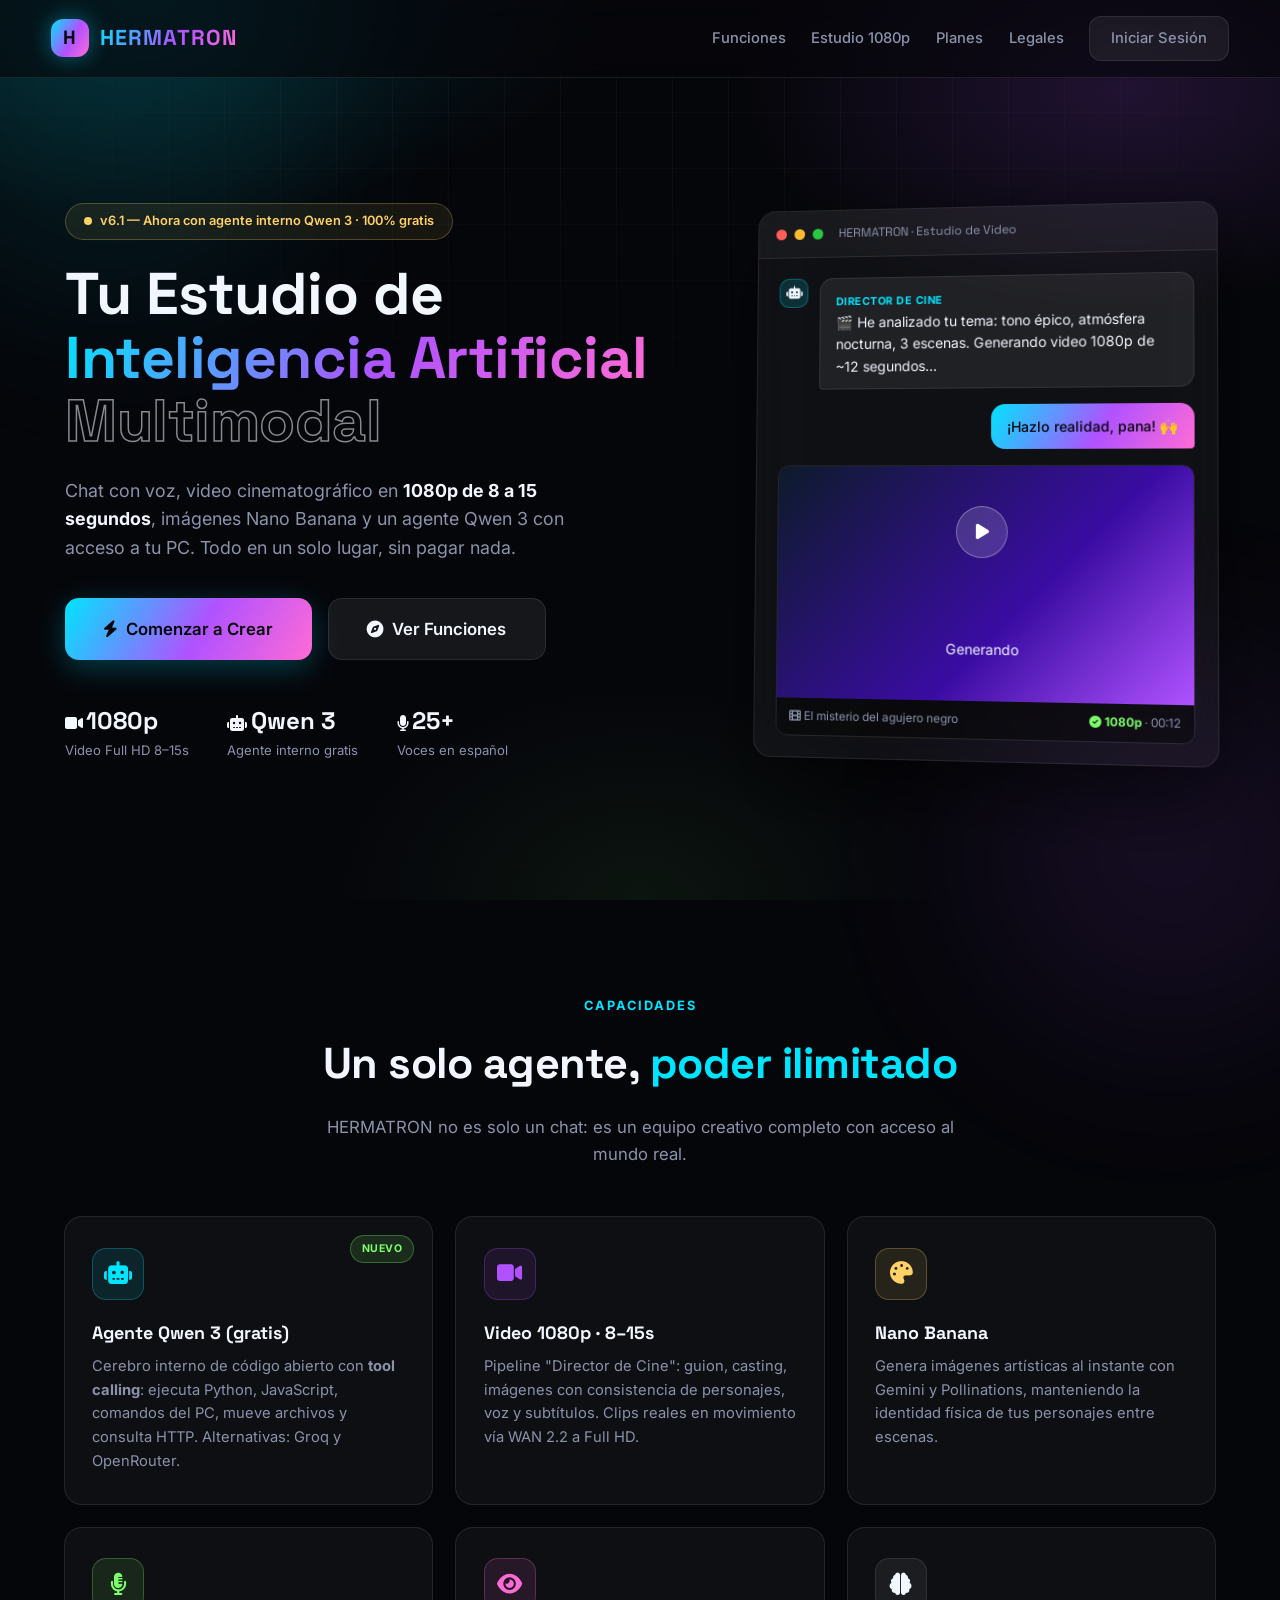
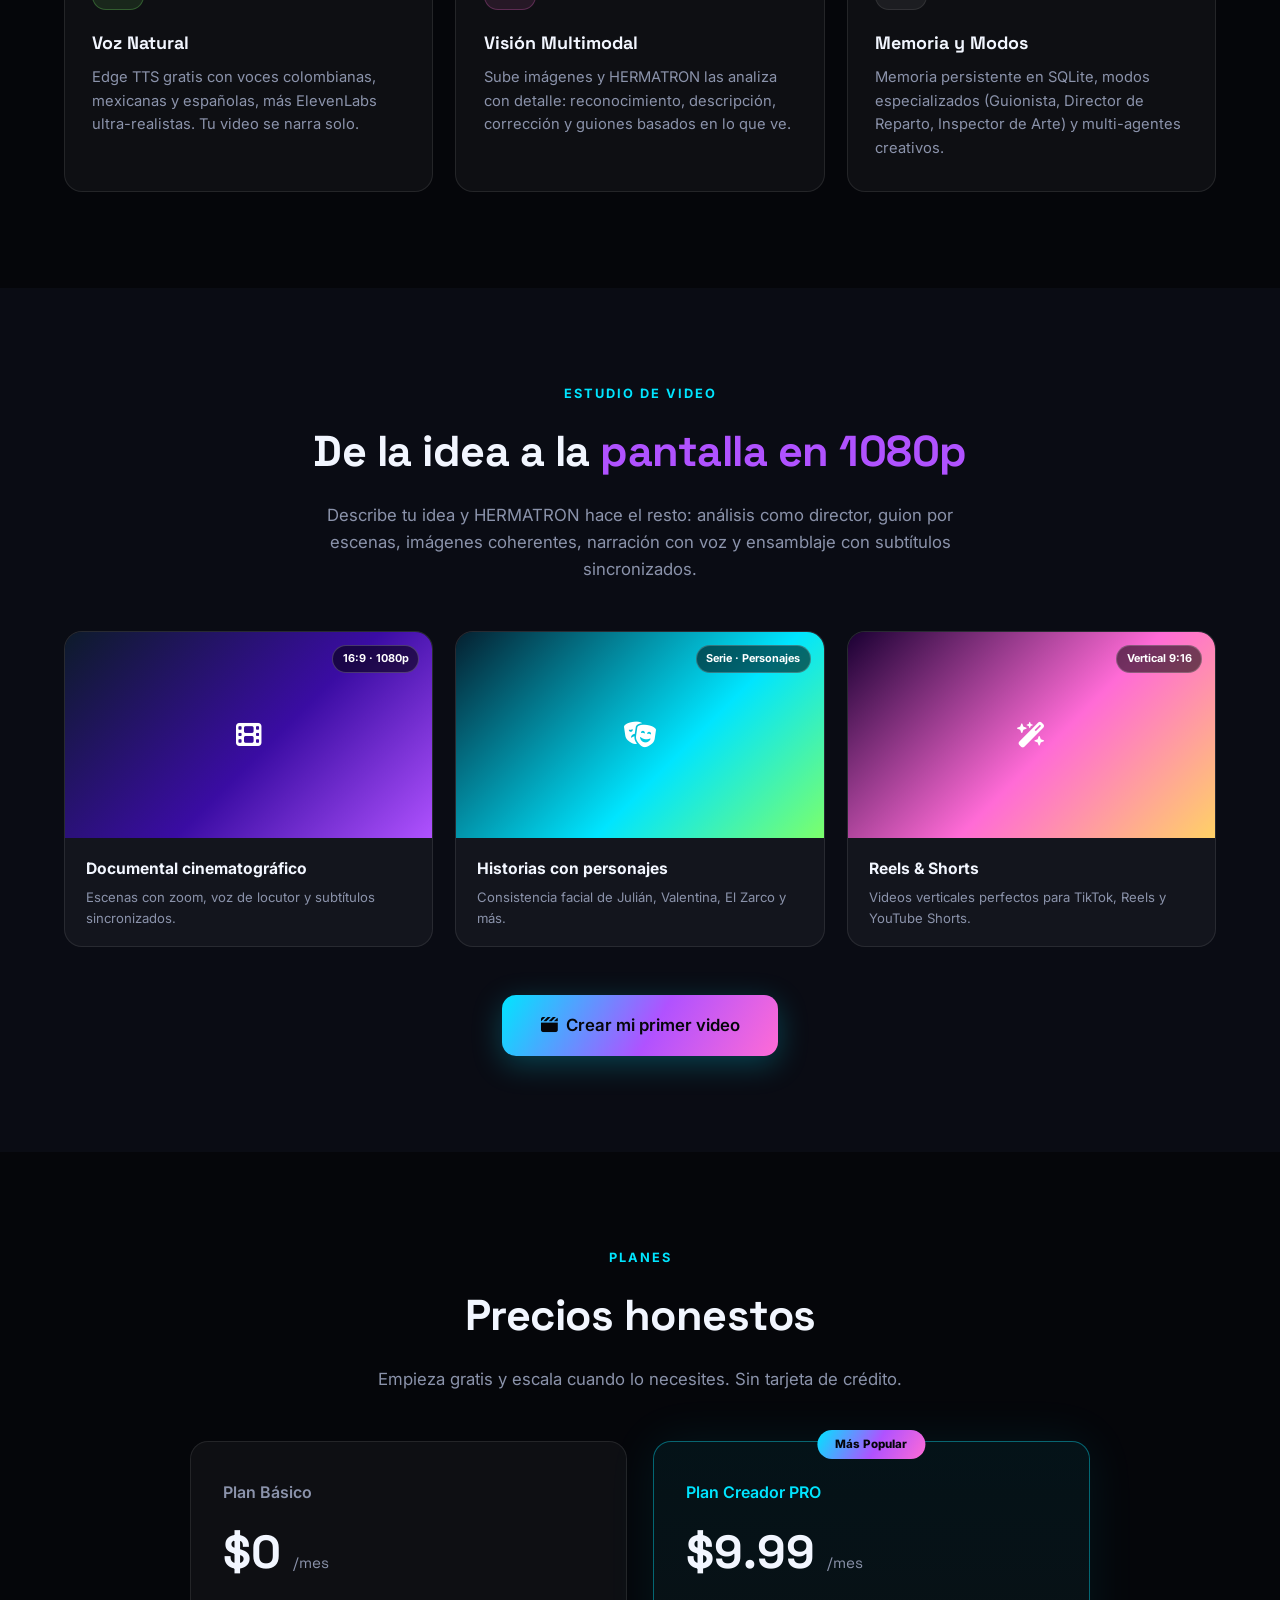
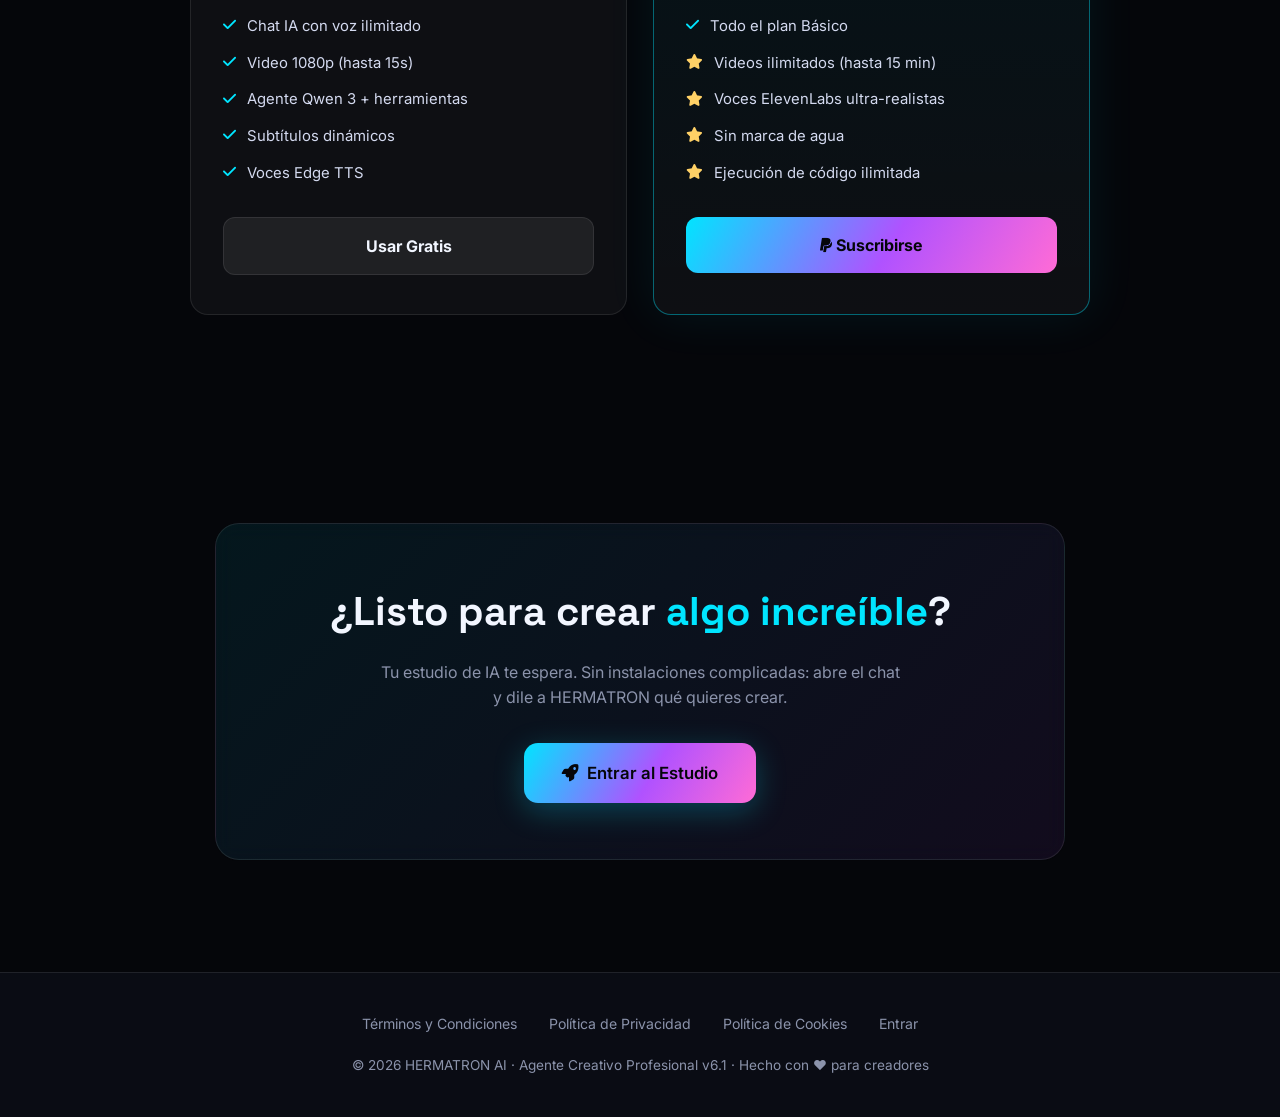
<file: templates/landing.html>
<!DOCTYPE html>
<html lang="es">
<head>
    <meta charset="UTF-8">
    <meta name="viewport" content="width=device-width, initial-scale=1.0">
    <title>HERMATRON v6.1 | Tu Estudio de IA Multimodal — Chat, Video 1080p y Agente Qwen 3</title>
    <meta name="description" content="HERMATRON es tu estudio de inteligencia artificial: chat multimodal con voz, generación de video 1080p de 8 a 15 segundos, agente interno Qwen 3 con acceso al PC, e imágenes Nano Banana. Todo gratis.">
    <meta name="keywords" content="HERMATRON, IA, inteligencia artificial, generador de video 1080p, Qwen 3, agente IA, texto a video, estudio creativo, voz IA, gratis">
    <meta name="author" content="HERMATRON AI">
    <meta name="robots" content="index, follow">
    <meta property="og:type" content="website">
    <meta property="og:title" content="HERMATRON v6.1 | Estudio de IA Multimodal">
    <meta property="og:description" content="Chat IA con voz, video 1080p de 8-15s, agente Qwen 3 con acceso al PC e imágenes Nano Banana. 100% gratis.">
    <link rel="icon" href="/static/hermatron.ico" type="image/x-icon">
    <link href="https://fonts.googleapis.com/css2?family=Inter:wght@300;400;500;600;700;800;900&family=Space+Grotesk:wght@400;500;600;700&display=swap" rel="stylesheet">
    <link href="https://cdnjs.cloudflare.com/ajax/libs/font-awesome/6.5.1/css/all.min.css" rel="stylesheet">
    <style>
        :root {
            --bg: #05060a;
            --bg-2: #0a0c14;
            --surface: rgba(255, 255, 255, 0.04);
            --surface-2: rgba(255, 255, 255, 0.07);
            --border: rgba(255, 255, 255, 0.09);
            --primary: #00e5ff;
            --secondary: #b052ff;
            --tertiary: #7cff6b;
            --gold: #ffd166;
            --text: #f2f6ff;
            --muted: #8b93ab;
            --grad: linear-gradient(120deg, #00e5ff 0%, #b052ff 55%, #ff6bd6 100%);
            --radius: 18px;
        }
        * { margin: 0; padding: 0; box-sizing: border-box; }
        html { scroll-behavior: smooth; }
        body {
            font-family: 'Inter', sans-serif;
            background: var(--bg);
            color: var(--text);
            overflow-x: hidden;
            line-height: 1.6;
        }
        /* ── Fondo animado ── */
        .bg-fx {
            position: fixed; inset: 0; z-index: -2;
            background:
                radial-gradient(ellipse 60% 40% at 12% 0%, rgba(0,229,255,.14), transparent 60%),
                radial-gradient(ellipse 50% 40% at 88% 10%, rgba(176,82,255,.16), transparent 60%),
                radial-gradient(ellipse 40% 40% at 50% 100%, rgba(124,255,107,.06), transparent 60%),
                var(--bg);
        }
        .grid-fx {
            position: fixed; inset: 0; z-index: -1; pointer-events: none;
            background-image:
                linear-gradient(rgba(255,255,255,.028) 1px, transparent 1px),
                linear-gradient(90deg, rgba(255,255,255,.028) 1px, transparent 1px);
            background-size: 56px 56px;
            mask-image: radial-gradient(ellipse 80% 70% at 50% 0%, black 30%, transparent 75%);
        }
        .orb { position: fixed; border-radius: 50%; filter: blur(90px); opacity: .5; z-index: -1; animation: float 14s ease-in-out infinite; }
        .orb-1 { width: 420px; height: 420px; background: rgba(0,229,255,.18); top: -120px; left: -100px; }
        .orb-2 { width: 380px; height: 380px; background: rgba(176,82,255,.2); bottom: -140px; right: -80px; animation-delay: -6s; }
        @keyframes float { 0%,100% { transform: translateY(0) } 50% { transform: translateY(-30px) } }

        /* ── Nav ── */
        nav {
            position: fixed; top: 0; left: 0; right: 0; z-index: 100;
            display: flex; justify-content: space-between; align-items: center;
            padding: 1rem 4%; backdrop-filter: blur(14px);
            background: rgba(5,6,10,.6); border-bottom: 1px solid var(--border);
        }
        .logo { display: flex; align-items: center; gap: .7rem; font-family: 'Space Grotesk', sans-serif; font-weight: 700; font-size: 1.35rem; letter-spacing: 1px; }
        .logo-badge {
            width: 38px; height: 38px; border-radius: 12px; display: grid; place-items: center;
            background: var(--grad); color: #05060a; font-weight: 900; font-size: 1.2rem;
            box-shadow: 0 0 22px rgba(0,229,255,.4);
        }
        .logo span { background: var(--grad); -webkit-background-clip: text; background-clip: text; -webkit-text-fill-color: transparent; }
        .nav-links { display: flex; align-items: center; gap: 1.6rem; }
        .nav-links a { color: var(--muted); text-decoration: none; font-size: .92rem; font-weight: 500; transition: color .25s; }
        .nav-links a:hover { color: var(--text); }
        .btn {
            display: inline-flex; align-items: center; gap: .5rem; border: none; cursor: pointer;
            font-family: 'Inter', sans-serif; font-weight: 600; text-decoration: none;
            border-radius: 12px; transition: all .28s cubic-bezier(.2,.8,.3,1.2);
        }
        .btn-ghost { background: var(--surface-2); color: var(--text); border: 1px solid var(--border); padding: .6rem 1.3rem; font-size: .9rem; }
        .btn-ghost:hover { background: var(--surface); transform: translateY(-2px); }
        .btn-primary { background: var(--grad); color: #05060a; padding: .85rem 2rem; font-size: 1rem; box-shadow: 0 8px 30px rgba(0,229,255,.25); }
        .btn-primary:hover { transform: translateY(-3px) scale(1.02); box-shadow: 0 12px 40px rgba(176,82,255,.35); }
        .btn-lg { padding: 1.05rem 2.4rem; font-size: 1.05rem; border-radius: 14px; }

        /* ── Hero ── */
        .hero { min-height: 100vh; display: flex; align-items: center; justify-content: center; padding: 9rem 5% 5rem; position: relative; }
        .hero-inner { max-width: 1150px; width: 100%; display: grid; grid-template-columns: 1.15fr .85fr; gap: 3.5rem; align-items: center; }
        .chip {
            display: inline-flex; align-items: center; gap: .55rem; padding: .45rem 1.1rem;
            border-radius: 100px; font-size: .8rem; font-weight: 600; color: var(--gold);
            background: rgba(255,209,102,.08); border: 1px solid rgba(255,209,102,.25); margin-bottom: 1.4rem;
        }
        .chip .dot { width: 8px; height: 8px; border-radius: 50%; background: var(--gold); animation: pulse 1.6s ease-in-out infinite; }
        @keyframes pulse { 0%,100% { opacity: 1 } 50% { opacity: .3 } }
        .hero h1 { font-family: 'Space Grotesk', sans-serif; font-size: clamp(2.4rem, 4.6vw, 3.9rem); line-height: 1.08; font-weight: 700; letter-spacing: -.5px; }
        .hero h1 .grad-text { background: var(--grad); -webkit-background-clip: text; background-clip: text; -webkit-text-fill-color: transparent; }
        .hero h1 .outline-text { color: transparent; -webkit-text-stroke: 1.5px rgba(242,246,255,.55); }
        .hero p.sub { color: var(--muted); font-size: 1.12rem; max-width: 560px; margin: 1.5rem 0 2.2rem; }
        .hero-cta { display: flex; gap: 1rem; flex-wrap: wrap; margin-bottom: 2.6rem; }
        .hero-stats { display: flex; gap: 2.4rem; flex-wrap: wrap; }
        .stat h3 { font-family: 'Space Grotesk', sans-serif; font-size: 1.5rem; font-weight: 700; }
        .stat p { color: var(--muted); font-size: .82rem; }
        .stat h3 i { font-size: 1rem; margin-right: .2rem; }

        /* ── Mockup terminal ── */
        .mock {
            background: var(--surface); border: 1px solid var(--border); border-radius: var(--radius);
            backdrop-filter: blur(20px); box-shadow: 0 30px 80px rgba(0,0,0,.55);
            overflow: hidden; transform: perspective(1200px) rotateY(-6deg) rotateX(2deg);
            transition: transform .5s;
        }
        .mock:hover { transform: perspective(1200px) rotateY(0deg) rotateX(0deg); }
        .mock-bar { display: flex; align-items: center; gap: .5rem; padding: .85rem 1.1rem; background: rgba(255,255,255,.03); border-bottom: 1px solid var(--border); }
        .mock-bar .m-dot { width: 11px; height: 11px; border-radius: 50%; }
        .mock-bar .m-dot:nth-child(1) { background: #ff5f57 } .mock-bar .m-dot:nth-child(2) { background: #febc2e } .mock-bar .m-dot:nth-child(3) { background: #28c840 }
        .mock-title { margin-left: .5rem; font-size: .78rem; color: var(--muted); font-family: 'Space Grotesk', sans-serif; }
        .mock-body { padding: 1.3rem 1.4rem; display: flex; flex-direction: column; gap: 1rem; font-size: .88rem; }
        .msg { display: flex; gap: .7rem; align-items: flex-start; }
        .msg .avatar { width: 30px; height: 30px; border-radius: 10px; display: grid; place-items: center; font-size: .85rem; flex-shrink: 0; }
        .msg.user { justify-content: flex-end; }
        .msg.user .bubble { background: var(--grad); color: #05060a; border-radius: 14px 14px 4px 14px; padding: .7rem 1rem; font-weight: 500; }
        .msg.ai .avatar { background: rgba(0,229,255,.15); border: 1px solid rgba(0,229,255,.3); }
        .msg.ai .bubble { background: var(--surface-2); border: 1px solid var(--border); border-radius: 14px 14px 14px 4px; padding: .7rem 1rem; }
        .msg.ai .bubble .tag { font-size: .68rem; color: var(--primary); font-weight: 700; text-transform: uppercase; letter-spacing: .5px; }
        .mock-video { border-radius: 12px; overflow: hidden; border: 1px solid var(--border); position: relative; }
        .mock-video .thumb { width: 100%; aspect-ratio: 16/9; background: linear-gradient(135deg, #0d1b2a, #3a0ca3 60%, #b052ff); display: grid; place-items: center; }
        .mock-video .play { width: 52px; height: 52px; border-radius: 50%; background: rgba(255,255,255,.15); backdrop-filter: blur(8px); display: grid; place-items: center; border: 1px solid rgba(255,255,255,.3); font-size: 1.1rem; color: #fff; }
        .mock-video .meta { display: flex; justify-content: space-between; padding: .55rem .8rem; font-size: .74rem; color: var(--muted); background: rgba(0,0,0,.4); }
        .mock-video .meta .hd { color: var(--tertiary); font-weight: 700; }

        /* ── Secciones ── */
        section { padding: 6rem 5%; }
        .section-tag { color: var(--primary); font-weight: 700; font-size: .8rem; text-transform: uppercase; letter-spacing: 2px; margin-bottom: .8rem; display: block; }
        h2.section-title { font-family: 'Space Grotesk', sans-serif; font-size: clamp(1.9rem, 3.4vw, 2.7rem); font-weight: 700; letter-spacing: -.5px; margin-bottom: 1rem; }
        .section-desc { color: var(--muted); max-width: 640px; font-size: 1.05rem; margin-bottom: 3rem; }
        .center { text-align: center; } .center .section-desc { margin-left: auto; margin-right: auto; }

        /* ── Feature grid ── */
        .features { display: grid; grid-template-columns: repeat(auto-fit, minmax(300px, 1fr)); gap: 1.4rem; max-width: 1200px; margin: 0 auto; }
        .feature {
            background: var(--surface); border: 1px solid var(--border); border-radius: var(--radius);
            padding: 1.9rem 1.7rem; transition: all .35s cubic-bezier(.2,.8,.3,1.1); position: relative; overflow: hidden;
        }
        .feature::after { content: ""; position: absolute; inset: 0 0 auto 0; height: 3px; background: var(--grad); opacity: 0; transition: opacity .35s; }
        .feature:hover { transform: translateY(-8px); border-color: rgba(0,229,255,.3); background: var(--surface-2); box-shadow: 0 20px 50px rgba(0,0,0,.4); }
        .feature:hover::after { opacity: 1; }
        .f-icon {
            width: 52px; height: 52px; border-radius: 14px; display: grid; place-items: center; font-size: 1.4rem;
            background: rgba(0,229,255,.1); border: 1px solid rgba(0,229,255,.2); margin-bottom: 1.2rem;
        }
        .feature h3 { font-family: 'Space Grotesk', sans-serif; font-size: 1.12rem; margin-bottom: .5rem; }
        .feature p { color: var(--muted); font-size: .92rem; }
        .feature .badge-new {
            position: absolute; top: 1.1rem; right: 1.1rem; font-size: .66rem; font-weight: 700; letter-spacing: .5px;
            padding: .3rem .7rem; border-radius: 100px; background: rgba(124,255,107,.12); color: var(--tertiary); border: 1px solid rgba(124,255,107,.3);
        }

        /* ── Video showcase ── */
        .showcase { max-width: 1200px; margin: 0 auto; display: grid; grid-template-columns: repeat(auto-fit, minmax(320px, 1fr)); gap: 1.4rem; }
        .vid-card { background: var(--surface); border: 1px solid var(--border); border-radius: var(--radius); overflow: hidden; transition: transform .35s; }
        .vid-card:hover { transform: translateY(-6px); }
        .vid-thumb { aspect-ratio: 16/9; display: grid; place-items: center; font-size: 1.6rem; color: #fff; position: relative; }
        .vid-card .vid-info { padding: 1.1rem 1.3rem; }
        .vid-card .vid-info h4 { font-size: .98rem; margin-bottom: .35rem; }
        .vid-card .vid-info p { color: var(--muted); font-size: .82rem; }
        .vid-card .vid-badge { position: absolute; top: .8rem; right: .8rem; font-size: .68rem; font-weight: 700; padding: .28rem .6rem; border-radius: 100px; background: rgba(0,0,0,.55); border: 1px solid rgba(255,255,255,.2); }

        /* ── Pricing ── */
        .pricing { display: grid; grid-template-columns: repeat(auto-fit, minmax(300px, 1fr)); gap: 1.6rem; max-width: 900px; margin: 0 auto; }
        .price-card { background: var(--surface); border: 1px solid var(--border); border-radius: var(--radius); padding: 2.4rem 2rem; position: relative; transition: transform .35s; }
        .price-card:hover { transform: translateY(-8px); }
        .price-card.pro { border-color: rgba(0,229,255,.4); background: linear-gradient(180deg, rgba(0,229,255,.06), var(--surface)); box-shadow: 0 0 50px rgba(0,229,255,.08); }
        .pro-badge { position: absolute; top: -12px; left: 50%; transform: translateX(-50%); background: var(--grad); color: #05060a; font-size: .72rem; font-weight: 800; padding: .35rem 1.1rem; border-radius: 100px; }
        .price-title { color: var(--muted); font-weight: 600; margin-bottom: .6rem; }
        .price-card.pro .price-title { color: var(--primary); }
        .price-amount { font-family: 'Space Grotesk', sans-serif; font-size: 2.9rem; font-weight: 800; margin-bottom: 1.6rem; }
        .price-amount small { font-size: .95rem; color: var(--muted); font-weight: 400; }
        .feat-list { list-style: none; margin-bottom: 2rem; display: flex; flex-direction: column; gap: .8rem; }
        .feat-list li { display: flex; gap: .7rem; align-items: flex-start; color: #d4daf0; font-size: .93rem; }
        .feat-list li i { color: var(--primary); margin-top: .2rem; }
        .feat-list li i.fa-star { color: var(--gold); }
        .btn-plan { display: block; text-align: center; padding: .95rem; border-radius: 12px; font-weight: 700; text-decoration: none; transition: all .3s; }
        .btn-plan.basic { background: var(--surface-2); color: var(--text); border: 1px solid var(--border); }
        .btn-plan.basic:hover { background: var(--surface); }
        .btn-plan.pro { background: var(--grad); color: #05060a; }
        .btn-plan.pro:hover { box-shadow: 0 10px 30px rgba(0,229,255,.3); }

        /* ── CTA final ── */
        .cta-final { text-align: center; padding: 7rem 5%; position: relative; }
        .cta-box {
            max-width: 850px; margin: 0 auto; padding: 3.5rem 2.5rem; border-radius: 24px;
            background: linear-gradient(135deg, rgba(0,229,255,.08), rgba(176,82,255,.08));
            border: 1px solid var(--border); backdrop-filter: blur(10px);
        }
        .cta-box h2 { font-family: 'Space Grotesk', sans-serif; font-size: clamp(1.8rem, 3.2vw, 2.5rem); margin-bottom: 1rem; }
        .cta-box p { color: var(--muted); margin-bottom: 2rem; max-width: 520px; margin-left: auto; margin-right: auto; }

        /* ── Footer ── */
        footer { border-top: 1px solid var(--border); padding: 2.5rem 5%; text-align: center; background: var(--bg-2); }
        footer .f-links { display: flex; justify-content: center; gap: 2rem; flex-wrap: wrap; margin-bottom: 1.2rem; }
        footer .f-links a { color: var(--muted); text-decoration: none; font-size: .88rem; transition: color .25s; }
        footer .f-links a:hover { color: var(--text); }
        footer p { color: var(--muted); font-size: .85rem; }

        /* ── Responsive ── */
        @media (max-width: 900px) {
            .hero-inner { grid-template-columns: 1fr; gap: 3rem; }
            .mock { transform: none; }
            .nav-links a:not(.btn) { display: none; }
            .hero { padding-top: 8rem; }
        }
        @media (max-width: 560px) {
            .hero-stats { gap: 1.4rem; }
            .btn-lg { width: 100%; justify-content: center; }
            .hero-cta { flex-direction: column; }
        }
    </style>
</head>
<body>
    <div class="bg-fx"></div>
    <div class="grid-fx"></div>
    <div class="orb orb-1"></div>
    <div class="orb orb-2"></div>

    <nav>
        <div class="logo">
            <div class="logo-badge">H</div>
            <span>HERMATRON</span>
        </div>
        <div class="nav-links">
            <a href="#features">Funciones</a>
            <a href="#video">Estudio 1080p</a>
            <a href="#pricing">Planes</a>
            <a href="/legales">Legales</a>
            <a href="/chat" class="btn btn-ghost">Iniciar Sesión</a>
        </div>
    </nav>

    <!-- HERO -->
    <header class="hero">
        <div class="hero-inner">
            <div class="hero-copy">
                <div class="chip"><span class="dot"></span> v6.1 — Ahora con agente interno Qwen 3 · 100% gratis</div>
                <h1>Tu Estudio de <span class="grad-text">Inteligencia Artificial</span> <span class="outline-text">Multimodal</span></h1>
                <p class="sub">Chat con voz, video cinematográfico en <b style="color:var(--text)">1080p de 8 a 15 segundos</b>, imágenes Nano Banana y un agente Qwen 3 con acceso a tu PC. Todo en un solo lugar, sin pagar nada.</p>
                <div class="hero-cta">
                    <a href="/chat" class="btn btn-primary btn-lg"><i class="fa-solid fa-bolt"></i> Comenzar a Crear</a>
                    <a href="#features" class="btn btn-ghost btn-lg"><i class="fa-solid fa-compass"></i> Ver Funciones</a>
                </div>
                <div class="hero-stats">
                    <div class="stat"><h3><i class="fa-solid fa-video"></i>1080p</h3><p>Video Full HD 8–15s</p></div>
                    <div class="stat"><h3><i class="fa-solid fa-robot"></i>Qwen 3</h3><p>Agente interno gratis</p></div>
                    <div class="stat"><h3><i class="fa-solid fa-microphone"></i>25+</h3><p>Voces en español</p></div>
                </div>
            </div>
            <div class="mock">
                <div class="mock-bar">
                    <span class="m-dot"></span><span class="m-dot"></span><span class="m-dot"></span>
                    <span class="mock-title">HERMATRON · Estudio de Video</span>
                </div>
                <div class="mock-body">
                    <div class="msg ai">
                        <div class="avatar"><i class="fa-solid fa-robot"></i></div>
                        <div class="bubble">
                            <span class="tag">Director de Cine</span><br>
                            🎬 He analizado tu tema: tono épico, atmósfera nocturna, 3 escenas. Generando video 1080p de ~12 segundos...
                        </div>
                    </div>
                    <div class="msg user">
                        <div class="bubble">¡Hazlo realidad, pana! 🙌</div>
                    </div>
                    <div class="mock-video">
                        <div class="thumb"><div class="play"><i class="fa-solid fa-play"></i></div><span class="vid-badge">Generando</span></div>
                        <div class="meta">
                            <span><i class="fa-solid fa-film"></i> El misterio del agujero negro</span>
                            <span><i class="fa-solid fa-circle-check" style="color:var(--tertiary)"></i> <span class="hd">1080p</span> · 00:12</span>
                        </div>
                    </div>
                </div>
            </div>
        </div>
    </header>

    <!-- FUNCIONES -->
    <section id="features">
        <div class="center">
            <span class="section-tag">Capacidades</span>
            <h2 class="section-title">Un solo agente, <span style="color:var(--primary)">poder ilimitado</span></h2>
            <p class="section-desc">HERMATRON no es solo un chat: es un equipo creativo completo con acceso al mundo real.</p>
        </div>
        <div class="features">
            <div class="feature">
                <div class="f-icon" style="background:rgba(0,229,255,.1);border-color:rgba(0,229,255,.25)"><i class="fa-solid fa-robot" style="color:var(--primary)"></i></div>
                <span class="badge-new">NUEVO</span>
                <h3>Agente Qwen 3 (gratis)</h3>
                <p>Cerebro interno de código abierto con <b>tool calling</b>: ejecuta Python, JavaScript, comandos del PC, mueve archivos y consulta HTTP. Alternativas: Groq y OpenRouter.</p>
            </div>
            <div class="feature">
                <div class="f-icon" style="background:rgba(176,82,255,.1);border-color:rgba(176,82,255,.25)"><i class="fa-solid fa-video" style="color:var(--secondary)"></i></div>
                <h3>Video 1080p · 8–15s</h3>
                <p>Pipeline "Director de Cine": guion, casting, imágenes con consistencia de personajes, voz y subtítulos. Clips reales en movimiento vía WAN 2.2 a Full HD.</p>
            </div>
            <div class="feature">
                <div class="f-icon" style="background:rgba(255,209,102,.1);border-color:rgba(255,209,102,.25)"><i class="fa-solid fa-palette" style="color:var(--gold)"></i></div>
                <h3>Nano Banana</h3>
                <p>Genera imágenes artísticas al instante con Gemini y Pollinations, manteniendo la identidad física de tus personajes entre escenas.</p>
            </div>
            <div class="feature">
                <div class="f-icon" style="background:rgba(124,255,107,.1);border-color:rgba(124,255,107,.25)"><i class="fa-solid fa-microphone-lines" style="color:var(--tertiary)"></i></div>
                <h3>Voz Natural</h3>
                <p>Edge TTS gratis con voces colombianas, mexicanas y españolas, más ElevenLabs ultra-realistas. Tu video se narra solo.</p>
            </div>
            <div class="feature">
                <div class="f-icon" style="background:rgba(255,107,214,.1);border-color:rgba(255,107,214,.25)"><i class="fa-solid fa-eye" style="color:#ff6bd6"></i></div>
                <h3>Visión Multimodal</h3>
                <p>Sube imágenes y HERMATRON las analiza con detalle: reconocimiento, descripción, corrección y guiones basados en lo que ve.</p>
            </div>
            <div class="feature">
                <div class="f-icon" style="background:rgba(255,255,255,.06);border-color:var(--border)"><i class="fa-solid fa-brain" style="color:var(--text)"></i></div>
                <h3>Memoria y Modos</h3>
                <p>Memoria persistente en SQLite, modos especializados (Guionista, Director de Reparto, Inspector de Arte) y multi-agentes creativos.</p>
            </div>
        </div>
    </section>

    <!-- VIDEO SHOWCASE -->
    <section id="video" style="background:var(--bg-2)">
        <div class="center">
            <span class="section-tag">Estudio de Video</span>
            <h2 class="section-title">De la idea a la <span style="color:var(--secondary)">pantalla en 1080p</span></h2>
            <p class="section-desc">Describe tu idea y HERMATRON hace el resto: análisis como director, guion por escenas, imágenes coherentes, narración con voz y ensamblaje con subtítulos sincronizados.</p>
        </div>
        <div class="showcase">
            <div class="vid-card">
                <div class="vid-thumb" style="background:linear-gradient(135deg,#0d1b2a,#3a0ca3 55%,#b052ff)">
                    <i class="fa-solid fa-film"></i><span class="vid-badge">16:9 · 1080p</span>
                </div>
                <div class="vid-info"><h4>Documental cinematográfico</h4><p>Escenas con zoom, voz de locutor y subtítulos sincronizados.</p></div>
            </div>
            <div class="vid-card">
                <div class="vid-thumb" style="background:linear-gradient(135deg,#052030,#00e5ff 60%,#7cff6b)">
                    <i class="fa-solid fa-masks-theater"></i><span class="vid-badge">Serie · Personajes</span>
                </div>
                <div class="vid-info"><h4>Historias con personajes</h4><p>Consistencia facial de Julián, Valentina, El Zarco y más.</p></div>
            </div>
            <div class="vid-card">
                <div class="vid-thumb" style="background:linear-gradient(135deg,#1a0033,#ff6bd6 55%,#ffd166)">
                    <i class="fa-solid fa-wand-magic-sparkles"></i><span class="vid-badge">Vertical 9:16</span>
                </div>
                <div class="vid-info"><h4>Reels &amp; Shorts</h4><p>Videos verticales perfectos para TikTok, Reels y YouTube Shorts.</p></div>
            </div>
        </div>
        <div class="center" style="margin-top:3rem">
            <a href="/chat" class="btn btn-primary btn-lg"><i class="fa-solid fa-clapperboard"></i> Crear mi primer video</a>
        </div>
    </section>

    <!-- PRECIOS -->
    <section id="pricing">
        <div class="center">
            <span class="section-tag">Planes</span>
            <h2 class="section-title">Precios honestos</h2>
            <p class="section-desc">Empieza gratis y escala cuando lo necesites. Sin tarjeta de crédito.</p>
        </div>
        <div class="pricing">
            <div class="price-card">
                <div class="price-title">Plan Básico</div>
                <div class="price-amount">$0 <small>/mes</small></div>
                <ul class="feat-list">
                    <li><i class="fa-solid fa-check"></i> Chat IA con voz ilimitado</li>
                    <li><i class="fa-solid fa-check"></i> Video 1080p (hasta 15s)</li>
                    <li><i class="fa-solid fa-check"></i> Agente Qwen 3 + herramientas</li>
                    <li><i class="fa-solid fa-check"></i> Subtítulos dinámicos</li>
                    <li><i class="fa-solid fa-check"></i> Voces Edge TTS</li>
                </ul>
                <a href="/chat" class="btn-plan basic">Usar Gratis</a>
            </div>
            <div class="price-card pro">
                <div class="pro-badge">Más Popular</div>
                <div class="price-title">Plan Creador PRO</div>
                <div class="price-amount">$9.99 <small>/mes</small></div>
                <ul class="feat-list">
                    <li><i class="fa-solid fa-check"></i> Todo el plan Básico</li>
                    <li><i class="fa-solid fa-star"></i> Videos ilimitados (hasta 15 min)</li>
                    <li><i class="fa-solid fa-star"></i> Voces ElevenLabs ultra-realistas</li>
                    <li><i class="fa-solid fa-star"></i> Sin marca de agua</li>
                    <li><i class="fa-solid fa-star"></i> Ejecución de código ilimitada</li>
                </ul>
                <a href="#pricing" class="btn-plan pro"><i class="fa-brands fa-paypal"></i> Suscribirse</a>
            </div>
        </div>
    </section>

    <!-- CTA FINAL -->
    <div class="cta-final">
        <div class="cta-box">
            <h2>¿Listo para crear <span style="color:var(--primary)">algo increíble</span>?</h2>
            <p>Tu estudio de IA te espera. Sin instalaciones complicadas: abre el chat y dile a HERMATRON qué quieres crear.</p>
            <a href="/chat" class="btn btn-primary btn-lg"><i class="fa-solid fa-rocket"></i> Entrar al Estudio</a>
        </div>
    </div>

    <footer>
        <div class="f-links">
            <a href="/legales#terminos">Términos y Condiciones</a>
            <a href="/legales#privacidad">Política de Privacidad</a>
            <a href="/legales#cookies">Política de Cookies</a>
            <a href="/chat">Entrar</a>
        </div>
        <p>© 2026 HERMATRON AI · Agente Creativo Profesional v6.1 · Hecho con ❤️ para creadores</p>
    </footer>
</body>
</html>
</file>
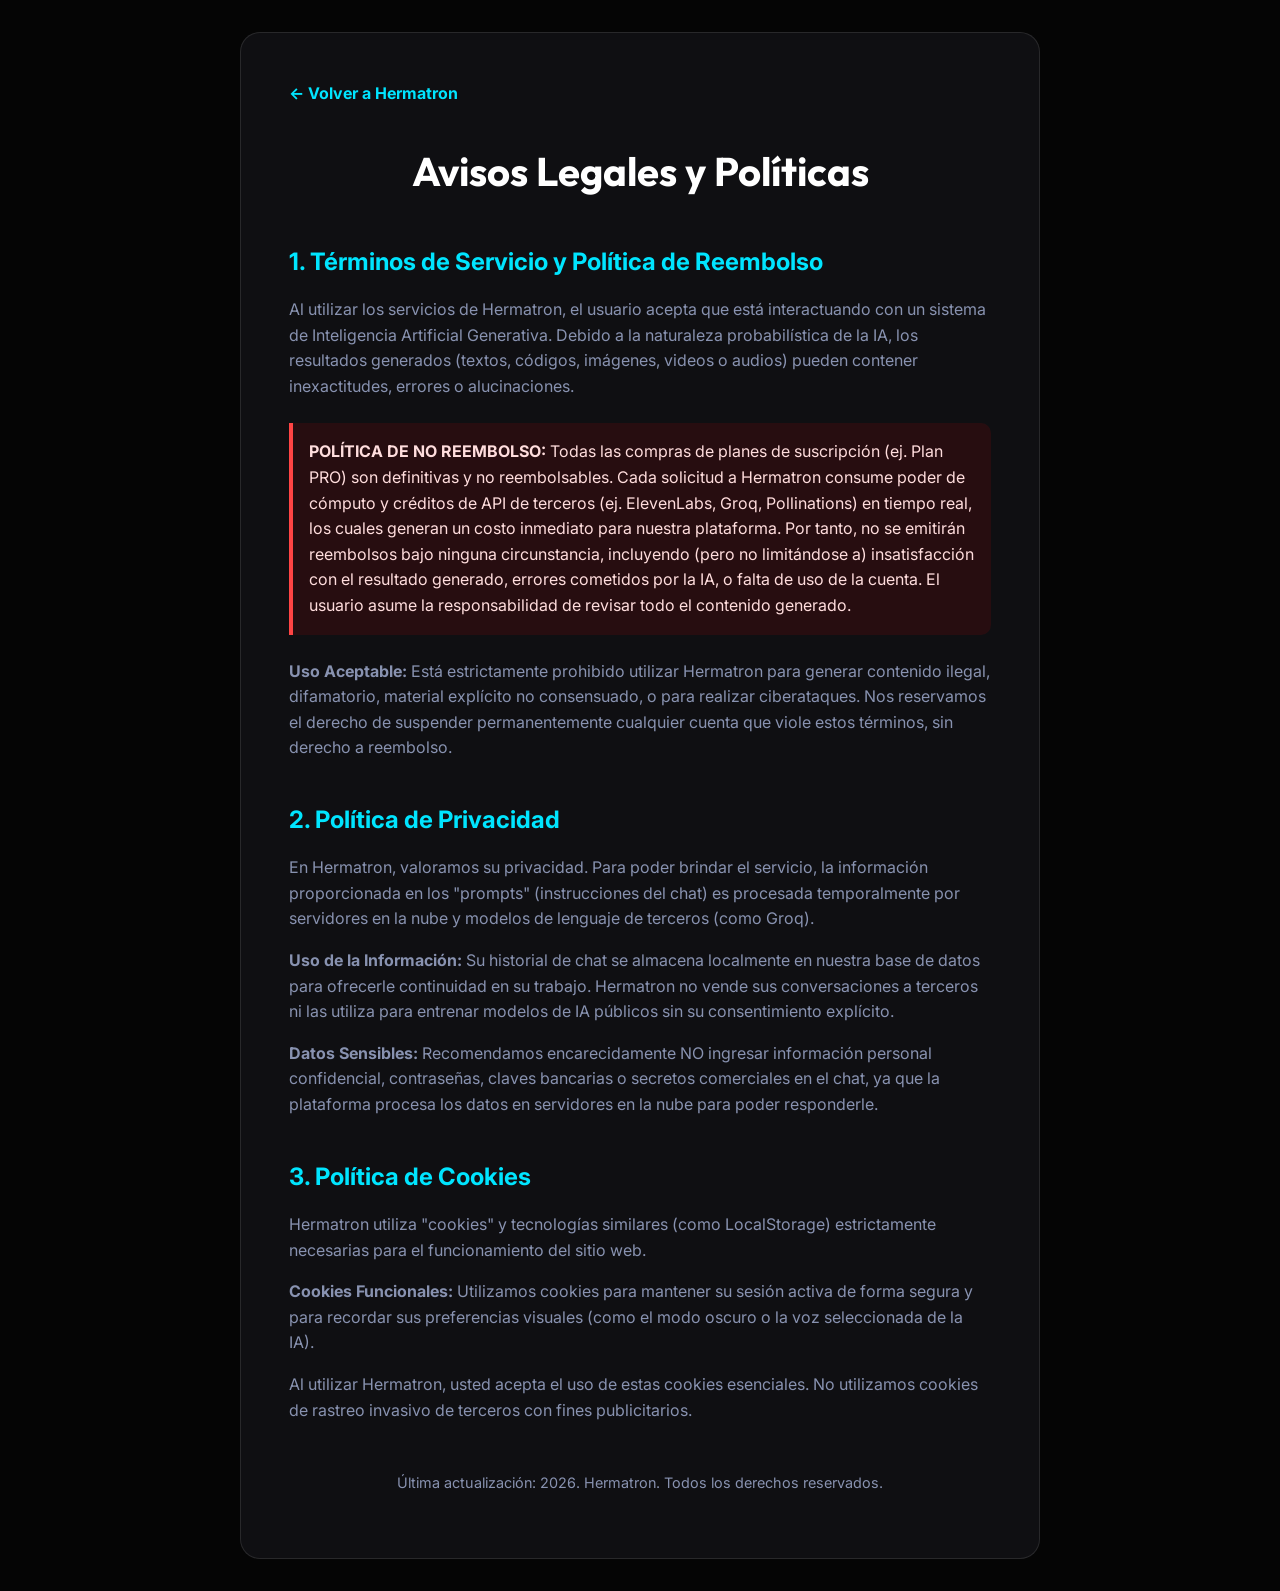
<file: templates/legales.html>
<!DOCTYPE html>
<html lang="es">
<head>
    <meta charset="UTF-8">
    <meta name="viewport" content="width=device-width, initial-scale=1.0">
    <title>Hermatron | Políticas y Legales</title>
    <link href="https://fonts.googleapis.com/css2?family=Inter:wght@300;400;600&family=Outfit:wght@400;700&display=swap" rel="stylesheet">
    <style>
        :root {
            --bg-color: #050505;
            --surface-color: rgba(20, 20, 25, 0.7);
            --primary-color: #00e5ff;
            --secondary-color: #b052ff;
            --text-main: #ffffff;
            --text-muted: #8892b0;
            --glass-border: rgba(255, 255, 255, 0.1);
        }
        * { margin: 0; padding: 0; box-sizing: border-box; font-family: 'Inter', sans-serif; }
        body {
            background-color: var(--bg-color);
            color: var(--text-muted);
            line-height: 1.6;
            padding: 2rem 5%;
        }
        .container {
            max-width: 800px;
            margin: 0 auto;
            background: var(--surface-color);
            padding: 3rem;
            border-radius: 20px;
            border: 1px solid var(--glass-border);
        }
        h1 {
            font-family: 'Outfit', sans-serif;
            color: var(--text-main);
            font-size: 2.5rem;
            margin-bottom: 2rem;
            text-align: center;
        }
        h2 {
            color: var(--primary-color);
            margin-top: 2.5rem;
            margin-bottom: 1rem;
            font-size: 1.5rem;
        }
        p { margin-bottom: 1rem; }
        .warning-box {
            background: rgba(255, 0, 0, 0.1);
            border-left: 4px solid #ff4444;
            padding: 1rem;
            margin: 1.5rem 0;
            border-radius: 0 10px 10px 0;
            color: #ffdddd;
        }
        a { color: var(--secondary-color); text-decoration: none; }
        a:hover { text-decoration: underline; }
        .back-btn {
            display: inline-block;
            margin-bottom: 2rem;
            color: var(--primary-color);
            font-weight: bold;
        }
    </style>
</head>
<body>
    <div class="container">
        <a href="/" class="back-btn">← Volver a Hermatron</a>
        
        <h1>Avisos Legales y Políticas</h1>

        <section id="terminos">
            <h2>1. Términos de Servicio y Política de Reembolso</h2>
            <p>Al utilizar los servicios de Hermatron, el usuario acepta que está interactuando con un sistema de Inteligencia Artificial Generativa. Debido a la naturaleza probabilística de la IA, los resultados generados (textos, códigos, imágenes, videos o audios) pueden contener inexactitudes, errores o alucinaciones.</p>
            
            <div class="warning-box">
                <strong>POLÍTICA DE NO REEMBOLSO:</strong> 
                Todas las compras de planes de suscripción (ej. Plan PRO) son definitivas y no reembolsables. Cada solicitud a Hermatron consume poder de cómputo y créditos de API de terceros (ej. ElevenLabs, Groq, Pollinations) en tiempo real, los cuales generan un costo inmediato para nuestra plataforma. Por tanto, no se emitirán reembolsos bajo ninguna circunstancia, incluyendo (pero no limitándose a) insatisfacción con el resultado generado, errores cometidos por la IA, o falta de uso de la cuenta. El usuario asume la responsabilidad de revisar todo el contenido generado.
            </div>
            
            <p><strong>Uso Aceptable:</strong> Está estrictamente prohibido utilizar Hermatron para generar contenido ilegal, difamatorio, material explícito no consensuado, o para realizar ciberataques. Nos reservamos el derecho de suspender permanentemente cualquier cuenta que viole estos términos, sin derecho a reembolso.</p>
        </section>

        <section id="privacidad">
            <h2>2. Política de Privacidad</h2>
            <p>En Hermatron, valoramos su privacidad. Para poder brindar el servicio, la información proporcionada en los "prompts" (instrucciones del chat) es procesada temporalmente por servidores en la nube y modelos de lenguaje de terceros (como Groq). </p>
            <p><strong>Uso de la Información:</strong> Su historial de chat se almacena localmente en nuestra base de datos para ofrecerle continuidad en su trabajo. Hermatron no vende sus conversaciones a terceros ni las utiliza para entrenar modelos de IA públicos sin su consentimiento explícito.</p>
            <p><strong>Datos Sensibles:</strong> Recomendamos encarecidamente NO ingresar información personal confidencial, contraseñas, claves bancarias o secretos comerciales en el chat, ya que la plataforma procesa los datos en servidores en la nube para poder responderle.</p>
        </section>

        <section id="cookies">
            <h2>3. Política de Cookies</h2>
            <p>Hermatron utiliza "cookies" y tecnologías similares (como LocalStorage) estrictamente necesarias para el funcionamiento del sitio web.</p>
            <p><strong>Cookies Funcionales:</strong> Utilizamos cookies para mantener su sesión activa de forma segura y para recordar sus preferencias visuales (como el modo oscuro o la voz seleccionada de la IA).</p>
            <p>Al utilizar Hermatron, usted acepta el uso de estas cookies esenciales. No utilizamos cookies de rastreo invasivo de terceros con fines publicitarios.</p>
        </section>

        <p style="text-align: center; margin-top: 3rem; font-size: 0.9rem;">
            Última actualización: 2026. Hermatron. Todos los derechos reservados.
        </p>
    </div>
</body>
</html>
</file>
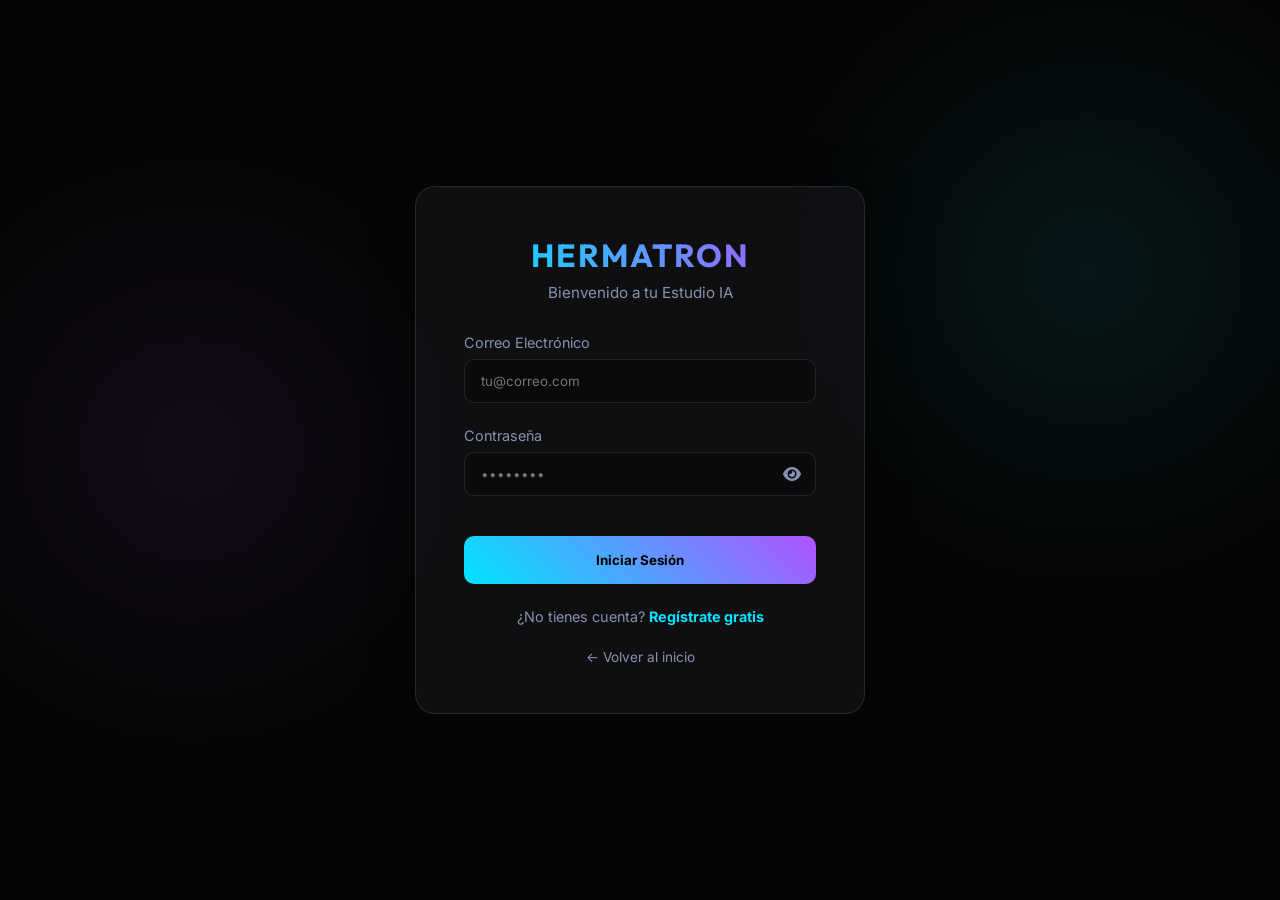
<file: templates/login.html>
<!DOCTYPE html>
<html lang="es">
<head>
    <meta charset="UTF-8">
    <meta name="viewport" content="width=device-width, initial-scale=1.0">
    <title>Hermatron | Iniciar Sesión</title>
    <link href="https://fonts.googleapis.com/css2?family=Inter:wght@300;400;600;800&family=Outfit:wght@400;700&display=swap" rel="stylesheet">
    <link href="https://cdnjs.cloudflare.com/ajax/libs/font-awesome/6.0.0/css/all.min.css" rel="stylesheet">
    <style>
        :root {
            --bg-color: #050505;
            --surface-color: rgba(20, 20, 25, 0.7);
            --primary-color: #00e5ff;
            --primary-glow: rgba(0, 229, 255, 0.4);
            --secondary-color: #b052ff;
            --text-main: #ffffff;
            --text-muted: #8892b0;
            --glass-border: rgba(255, 255, 255, 0.1);
        }
        * { margin: 0; padding: 0; box-sizing: border-box; font-family: 'Inter', sans-serif; }
        body {
            background-color: var(--bg-color);
            color: var(--text-main);
            min-height: 100vh;
            display: flex;
            align-items: center;
            justify-content: center;
            background-image: 
                radial-gradient(circle at 15% 50%, rgba(176, 82, 255, 0.08), transparent 25%),
                radial-gradient(circle at 85% 30%, rgba(0, 229, 255, 0.08), transparent 25%);
        }
        .login-container {
            background: var(--surface-color);
            border: 1px solid var(--glass-border);
            border-radius: 20px;
            padding: 3rem;
            width: 100%;
            max-width: 450px;
            backdrop-filter: blur(20px);
            box-shadow: 0 0 40px rgba(0,0,0,0.5);
            position: relative;
            overflow: hidden;
        }
        .logo {
            font-family: 'Outfit', sans-serif;
            font-size: 2rem;
            font-weight: 700;
            text-align: center;
            margin-bottom: 0.5rem;
            letter-spacing: 2px;
            background: linear-gradient(90deg, var(--primary-color), var(--secondary-color));
            -webkit-background-clip: text;
            -webkit-text-fill-color: transparent;
        }
        .subtitle {
            text-align: center;
            color: var(--text-muted);
            margin-bottom: 2rem;
            font-size: 0.95rem;
        }
        .form-group {
            margin-bottom: 1.5rem;
        }
        .form-group label {
            display: block;
            margin-bottom: 0.5rem;
            font-size: 0.9rem;
            color: var(--text-muted);
        }
        .form-control {
            width: 100%;
            background: rgba(0,0,0,0.3);
            border: 1px solid var(--glass-border);
            color: white;
            padding: 0.8rem 1rem;
            border-radius: 10px;
            outline: none;
            transition: all 0.3s;
        }
        .form-control:focus {
            border-color: var(--primary-color);
            box-shadow: 0 0 10px var(--primary-glow);
        }
        .btn-submit {
            width: 100%;
            background: linear-gradient(45deg, var(--primary-color), var(--secondary-color));
            color: #000;
            font-weight: bold;
            padding: 1rem;
            border: none;
            border-radius: 10px;
            cursor: pointer;
            margin-top: 1rem;
            transition: transform 0.3s, box-shadow 0.3s;
        }
        .btn-submit:hover {
            transform: translateY(-2px);
            box-shadow: 0 0 20px var(--primary-glow);
        }
        .toggle-form {
            text-align: center;
            margin-top: 1.5rem;
            font-size: 0.9rem;
            color: var(--text-muted);
        }
        .toggle-form span {
            color: var(--primary-color);
            cursor: pointer;
            font-weight: bold;
        }
        .error-message {
            color: #ff4444;
            background: rgba(255,68,68,0.1);
            padding: 10px;
            border-radius: 5px;
            text-align: center;
            margin-bottom: 1rem;
            display: none;
            font-size: 0.9rem;
        }
    </style>
</head>
<body>

    <div class="login-container">
        <div class="logo">HERMATRON</div>
        <div class="subtitle" id="formSubtitle">Bienvenido a tu Estudio IA</div>
        
        <div id="errorBox" class="error-message"></div>

        <form id="authForm" onsubmit="handleAuth(event)">
            <div class="form-group">
                <label>Correo Electrónico</label>
                <input type="email" id="email" class="form-control" required placeholder="tu@correo.com">
            </div>
            <div class="form-group">
                <label>Contraseña</label>
                <div style="position: relative;">
                    <input type="password" id="password" class="form-control" required placeholder="••••••••" style="padding-right: 40px;">
                    <i class="fas fa-eye" id="togglePassword" onclick="togglePasswordVisibility()" style="position: absolute; right: 15px; top: 50%; transform: translateY(-50%); cursor: pointer; color: var(--text-muted);"></i>
                </div>
            </div>
            
            <button type="submit" class="btn-submit" id="submitBtn">Iniciar Sesión</button>
            
            <div class="toggle-form" id="toggleText">
                ¿No tienes cuenta? <span onclick="toggleMode()">Regístrate gratis</span>
            </div>
            <a href="/" style="display:block; text-align:center; margin-top:1.5rem; color: var(--text-muted); text-decoration:none; font-size:0.85rem;">← Volver al inicio</a>
        </form>
    </div>

    <script>
        let isLogin = true;

        function toggleMode() {
            isLogin = !isLogin;
            document.getElementById('submitBtn').innerText = isLogin ? 'Iniciar Sesión' : 'Crear Cuenta Gratis';
            document.getElementById('formSubtitle').innerText = isLogin ? 'Bienvenido a tu Estudio IA' : 'Únete a la nueva era de creadores';
            document.getElementById('toggleText').innerHTML = isLogin 
                ? '¿No tienes cuenta? <span onclick="toggleMode()">Regístrate gratis</span>'
                : '¿Ya tienes cuenta? <span onclick="toggleMode()">Inicia Sesión</span>';
            document.getElementById('errorBox').style.display = 'none';
        }

        function togglePasswordVisibility() {
            const pwdInput = document.getElementById('password');
            const toggleIcon = document.getElementById('togglePassword');
            if (pwdInput.type === 'password') {
                pwdInput.type = 'text';
                toggleIcon.classList.remove('fa-eye');
                toggleIcon.classList.add('fa-eye-slash');
            } else {
                pwdInput.type = 'password';
                toggleIcon.classList.remove('fa-eye-slash');
                toggleIcon.classList.add('fa-eye');
            }
        }

        async function handleAuth(e) {
            e.preventDefault();
            const email = document.getElementById('email').value;
            const password = document.getElementById('password').value;
            const errorBox = document.getElementById('errorBox');
            
            errorBox.style.display = 'none';
            const endpoint = isLogin ? '/api/login' : '/api/register';

            try {
                const formData = new FormData();
                formData.append('username', email); // OAuth2 expects 'username'
                formData.append('password', password);

                const response = await fetch(endpoint, {
                    method: 'POST',
                    body: formData
                });

                if (response.ok) {
                    window.location.href = '/chat';
                } else {
                    const data = await response.json();
                    errorBox.innerText = data.detail || 'Ocurrió un error.';
                    errorBox.style.display = 'block';
                }
            } catch (err) {
                errorBox.innerText = 'Error de conexión.';
                errorBox.style.display = 'block';
            }
        }
    </script>
</body>
</html>
</file>
